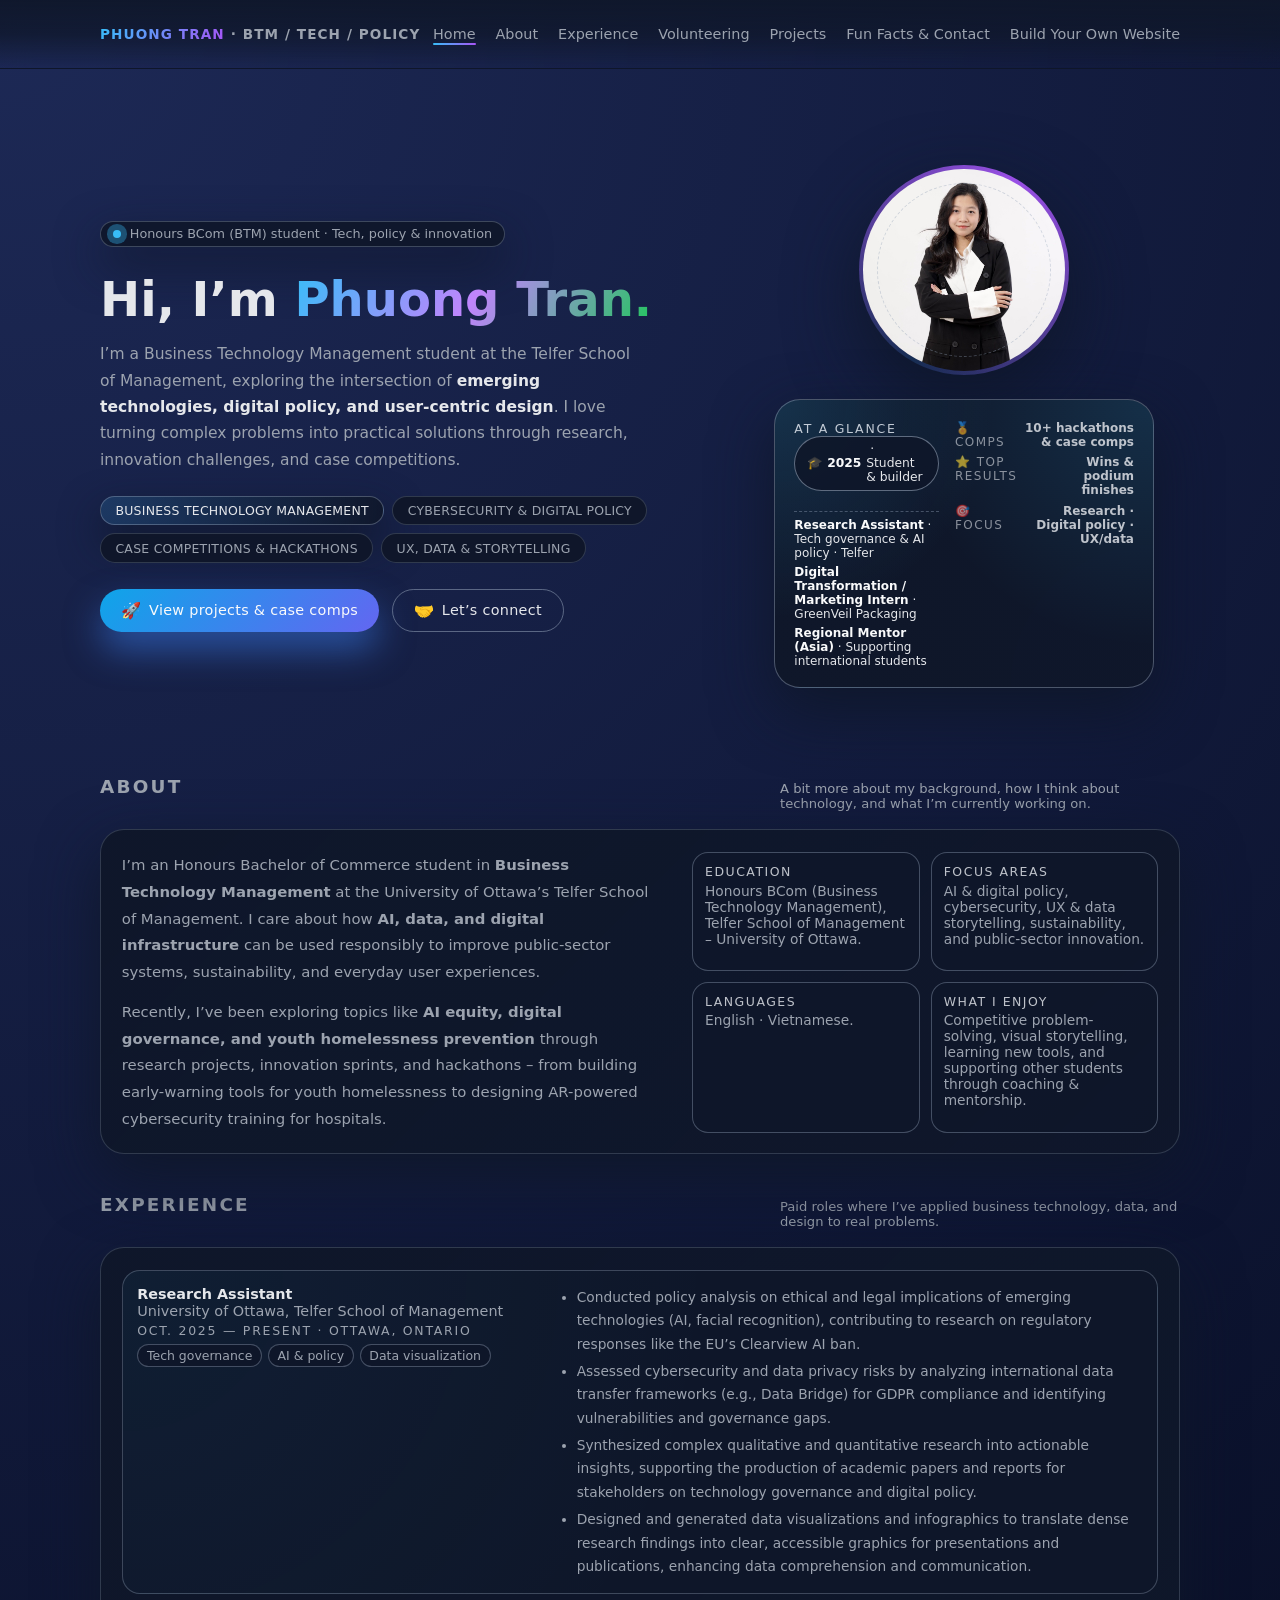
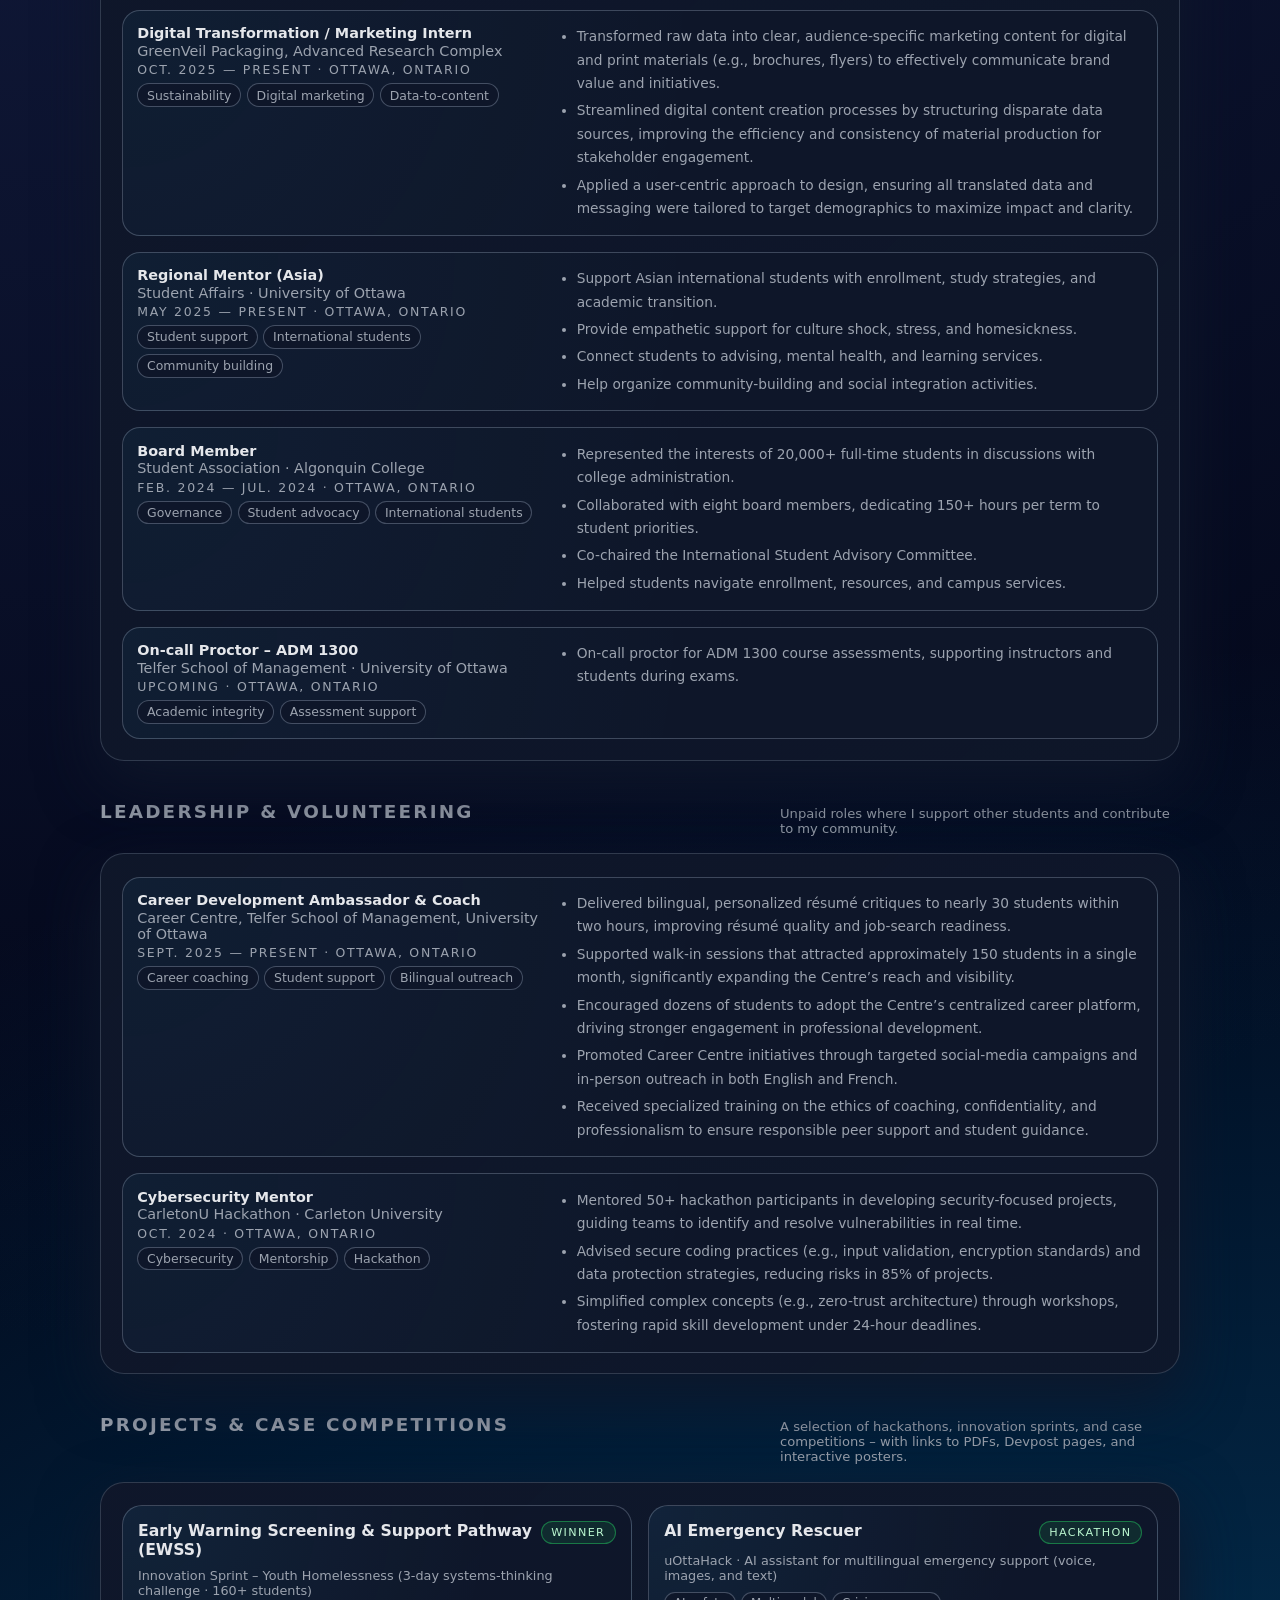
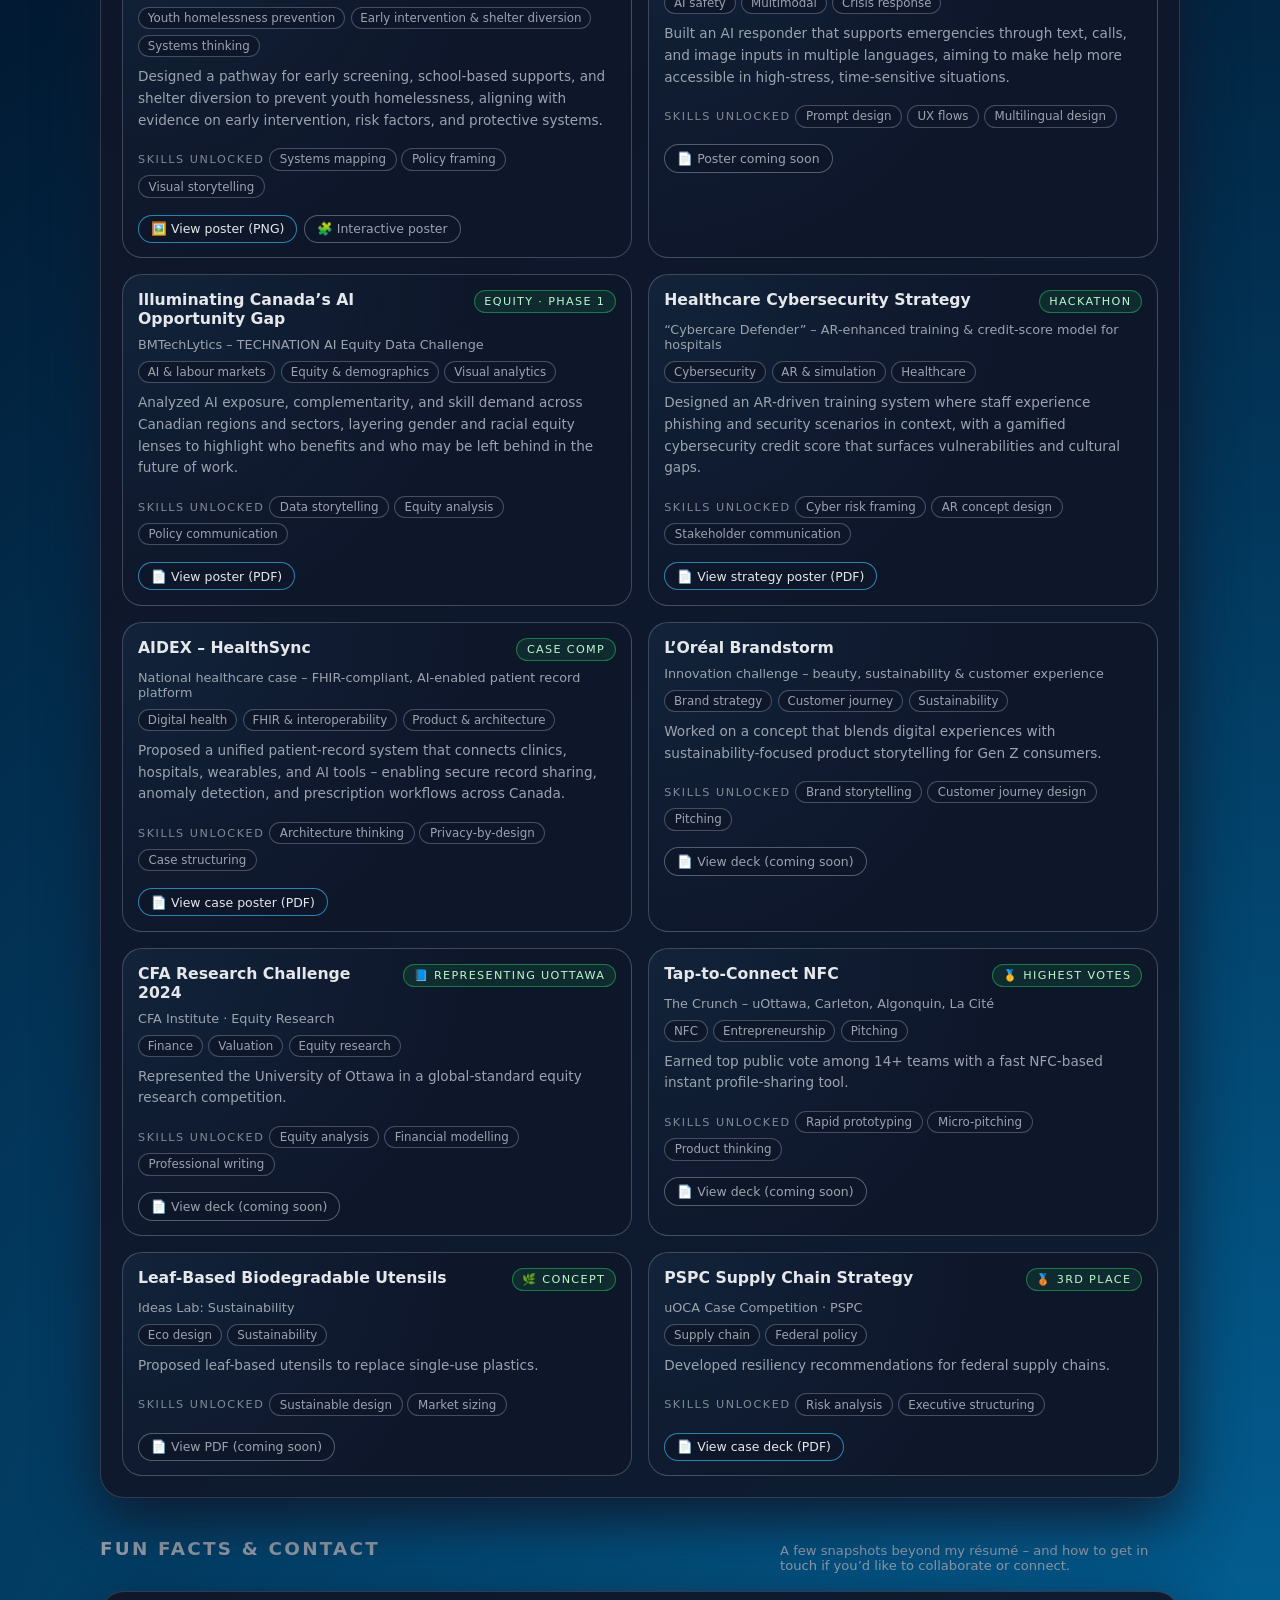
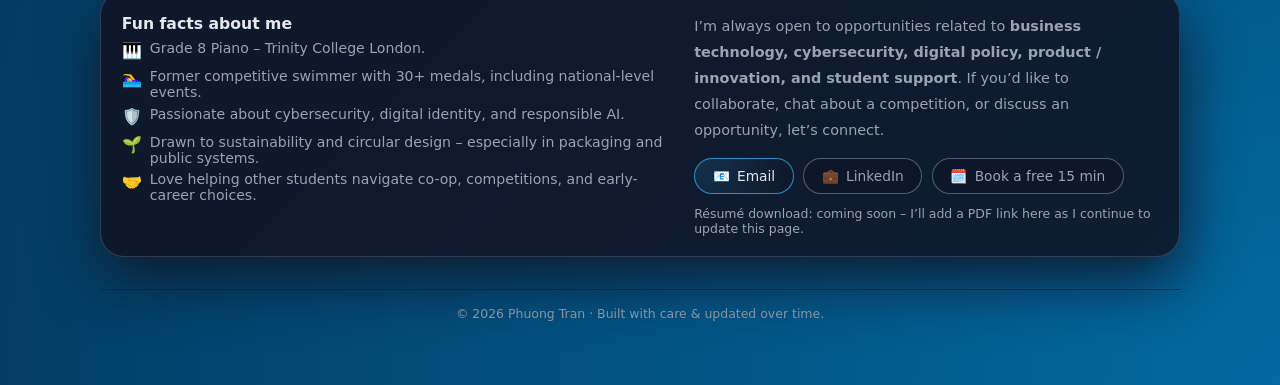
<file: index.html>
<!DOCTYPE html>
<html lang="en">
<head>
  <meta charset="UTF-8" />
  <title>Phuong Tran | Portfolio</title>
  <meta name="viewport" content="width=device-width, initial-scale=1" />
  <meta name="description"
        content="Portfolio of Phuong Tran – Business Technology Management student, researcher, case competition & hackathon participant." />

  <!-- ====== BASE STYLES ====== -->
  <style>
    :root {
      --bg: #020617;
      --bg-alt: #0b1220;
      --bg-soft: #020617;
      --card-bg: #020617;
      --accent: #38bdf8;
      --accent-2: #a855f7;
      --accent-soft: rgba(56, 189, 248, 0.12);
      --accent-soft-2: rgba(168, 85, 247, 0.18);
      --text-main: #e5e7eb;
      --text-muted: #9ca3af;
      --border-subtle: rgba(148, 163, 184, 0.25);
      --shadow-soft: 0 22px 60px rgba(15, 23, 42, 0.95);
      --radius-lg: 24px;
      --radius-pill: 999px;
      --nav-height: 68px;
      --max-width: 1120px;
      --transition-fast: 0.18s ease-out;
      --transition-med: 0.28s cubic-bezier(0.22, 0.61, 0.36, 1);
    }

    * {
      box-sizing: border-box;
      margin: 0;
      padding: 0;
    }

    html {
      scroll-behavior: smooth;
    }

    body {
      min-height: 100vh;
      font-family: system-ui, -apple-system, BlinkMacSystemFont, "SF Pro Text",
        "Segoe UI", sans-serif;
      background:
        radial-gradient(circle at top left, #1d2956 0, transparent 55%),
        radial-gradient(circle at bottom right, #0369a1 0, transparent 55%),
        var(--bg);
      color: var(--text-main);
      -webkit-font-smoothing: antialiased;
    }

    img {
      max-width: 100%;
      display: block;
    }

    a {
      color: inherit;
      text-decoration: none;
    }

    .shell {
      max-width: var(--max-width);
      margin: 0 auto;
      padding: 1.25rem 1.25rem 4rem;
    }

    /* ====== NAVBAR ====== */
    header {
      position: sticky;
      top: 0;
      z-index: 40;
      backdrop-filter: blur(14px);
      background: linear-gradient(
          to bottom,
          rgba(15, 23, 42, 0.94),
          rgba(15, 23, 42, 0.75),
          transparent
        );
      border-bottom: 1px solid rgba(15, 23, 42, 0.8);
    }

    .nav-inner {
      max-width: var(--max-width);
      margin: 0 auto;
      height: var(--nav-height);
      display: flex;
      align-items: center;
      justify-content: space-between;
      padding: 0 1.25rem;
    }

    .logo {
      font-weight: 700;
      letter-spacing: 0.08em;
      text-transform: uppercase;
      font-size: 0.85rem;
      color: var(--text-muted);
    }

    .logo span {
      background: linear-gradient(120deg, var(--accent), var(--accent-2));
      -webkit-background-clip: text;
      background-clip: text;
      color: transparent;
    }

    nav ul {
      display: flex;
      gap: 1.25rem;
      list-style: none;
      font-size: 0.9rem;
      color: var(--text-muted);
    }

    nav a {
      position: relative;
      padding-bottom: 0.2rem;
      cursor: pointer;
      transition: color var(--transition-fast);
    }

    nav a::after {
      content: "";
      position: absolute;
      left: 0;
      bottom: 0;
      width: 0;
      height: 2px;
      border-radius: 999px;
      background: linear-gradient(90deg, var(--accent), var(--accent-2));
      transition: width var(--transition-med);
    }

    nav a:hover,
    nav a:focus-visible {
      color: #f9fafb;
    }

    nav a.is-active::after {
      width: 100%;
    }

    /* ====== HERO ====== */

    .hero {
      padding-top: 2.25rem;
      padding-bottom: 3rem;
    }

    .hero-inner {
      display: grid;
      grid-template-columns: minmax(0, 1.4fr) minmax(0, 1fr);
      gap: 2.75rem;
      align-items: center;
    }

    .hero-tagline {
      display: inline-flex;
      align-items: center;
      gap: 0.55rem;
      padding: 0.28rem 0.75rem;
      border-radius: var(--radius-pill);
      background: rgba(15, 23, 42, 0.9);
      border: 1px solid rgba(148, 163, 184, 0.35);
      box-shadow: 0 18px 45px rgba(15, 23, 42, 0.8);
      font-size: 0.8rem;
      color: var(--text-muted);
      margin-bottom: 1.6rem;
    }

    .hero-tagline-dot {
      width: 8px;
      height: 8px;
      border-radius: 999px;
      background: var(--accent);
      box-shadow: 0 0 0 6px rgba(56, 189, 248, 0.35);
    }

    .hero-title {
      font-size: clamp(2.25rem, 4vw, 3rem);
      line-height: 1.1;
      margin-bottom: 1rem;
    }

    .hero-title span {
      background: linear-gradient(120deg, #38bdf8, #c084fc, #22c55e);
      -webkit-background-clip: text;
      background-clip: text;
      color: transparent;
    }

    .hero-text {
      font-size: 0.97rem;
      line-height: 1.7;
      color: var(--text-muted);
      max-width: 34rem;
      margin-bottom: 1.4rem;
    }

    .hero-text strong {
      color: #e5e7eb;
      font-weight: 600;
    }

    .pill-row {
      display: flex;
      flex-wrap: wrap;
      gap: 0.5rem;
      margin-bottom: 1.6rem;
    }

    .pill {
      padding: 0.4rem 0.9rem;
      border-radius: 999px;
      border: 1px solid rgba(148, 163, 184, 0.42);
      background: radial-gradient(circle at top left, rgba(56, 189, 248, 0.15), rgba(15, 23, 42, 0.9));
      font-size: 0.78rem;
      letter-spacing: 0.02em;
      text-transform: uppercase;
      color: #e5e7eb;
      display: inline-flex;
      align-items: center;
      gap: 0.4rem;
      box-shadow: 0 18px 40px rgba(15, 23, 42, 0.95);
    }

    .pill-alt {
      border-color: rgba(148, 163, 184, 0.25);
      background: rgba(15, 23, 42, 0.95);
      color: var(--text-muted);
      box-shadow: none;
    }

    .hero-actions {
      display: flex;
      flex-wrap: wrap;
      gap: 0.8rem;
    }

    .btn {
      position: relative;
      border-radius: var(--radius-pill);
      padding: 0.7rem 1.3rem;
      font-size: 0.9rem;
      font-weight: 500;
      letter-spacing: 0.02em;
      display: inline-flex;
      align-items: center;
      gap: 0.5rem;
      border: none;
      cursor: pointer;
      overflow: hidden;
      transform-origin: center;
      transition:
        transform var(--transition-fast),
        box-shadow var(--transition-fast),
        background var(--transition-fast),
        color var(--transition-fast),
        border-color var(--transition-fast);
    }

    .btn-primary {
      background: linear-gradient(135deg, #0ea5e9, #6366f1);
      color: #f9fafb;
      box-shadow: 0 18px 35px rgba(59, 130, 246, 0.5);
    }

    .btn-secondary {
      background: transparent;
      color: var(--text-main);
      border: 1px solid rgba(148, 163, 184, 0.55);
    }

    .btn span.icon {
      font-size: 1rem;
    }

    .btn:hover {
      transform: translateY(-1px) scale(1.02);
      box-shadow: 0 24px 50px rgba(15, 23, 42, 0.9);
    }

    .btn:active {
      transform: translateY(0) scale(0.98);
      box-shadow: 0 14px 24px rgba(15, 23, 42, 0.8);
    }

    .hero-right {
      display: flex;
      flex-direction: column;
      align-items: center;
      gap: 1.5rem;
    }

    .hero-photo-wrap {
      width: 210px;
      height: 210px;
      border-radius: 50%;
      padding: 4px;
      background:
        conic-gradient(from 210deg,
          rgba(56, 189, 248, 0.1),
          rgba(168, 85, 247, 0.9),
          rgba(56, 189, 248, 0.1));
      display: flex;
      align-items: center;
      justify-content: center;
      box-shadow: 0 26px 70px rgba(15, 23, 42, 0.95);
      position: relative;
      isolation: isolate;
    }

    .hero-photo-wrap::after {
      content: "";
      position: absolute;
      inset: 18px;
      border-radius: inherit;
      border: 1px dashed rgba(148, 163, 184, 0.55);
      opacity: 0.7;
      pointer-events: none;
    }

    .hero-photo {
      width: 100%;
      height: 100%;
      border-radius: 50%;
      object-fit: cover;
      background: #0f172a;
    }

    .hero-card {
      width: 100%;
      max-width: 380px;
      border-radius: 26px;
      background: radial-gradient(circle at top left, rgba(56, 189, 248, 0.16), transparent 46%),
        radial-gradient(circle at bottom right, rgba(15, 23, 42, 0.98), rgba(15, 23, 42, 1));
      border: 1px solid rgba(148, 163, 184, 0.45);
      box-shadow: var(--shadow-soft);
      padding: 1.3rem 1.2rem 1.2rem;
      display: grid;
      grid-template-columns: 1.05fr 1.3fr;
      gap: 1rem;
      position: relative;
      overflow: hidden;
    }

    .hero-card::before {
      content: "";
      position: absolute;
      inset: 0;
      background: radial-gradient(circle at top right, rgba(56, 189, 248, 0.25), transparent 52%);
      opacity: 0.6;
      pointer-events: none;
    }

    .hero-card-main {
      position: relative;
      z-index: 1;
      display: flex;
      flex-direction: column;
      justify-content: space-between;
      gap: 0.85rem;
    }

    .hero-card-label {
      font-size: 0.78rem;
      letter-spacing: 0.14em;
      text-transform: uppercase;
      color: rgba(226, 232, 240, 0.85);
    }

    .hero-card-pill {
      display: inline-flex;
      align-items: center;
      justify-content: center;
      align-self: flex-start;
      padding: 0.35rem 0.75rem;
      border-radius: 999px;
      font-size: 0.77rem;
      background: rgba(15, 23, 42, 0.9);
      border: 1px solid rgba(148, 163, 184, 0.6);
      color: #e5e7eb;
      gap: 0.3rem;
    }

    .hero-card-pill strong {
      color: #f9fafb;
    }

    .hero-card-roles {
      margin-top: 0.4rem;
      padding-top: 0.4rem;
      border-top: 1px dashed rgba(148, 163, 184, 0.4);
      font-size: 0.75rem;
      display: flex;
      flex-direction: column;
      gap: 0.3rem;
    }

    .hero-card-roles strong {
      color: #f9fafb;
    }

    .hero-card-metric-col {
      position: relative;
      z-index: 1;
      display: flex;
      flex-direction: column;
      gap: 0.4rem;
      font-size: 0.75rem;
      color: rgba(209, 213, 219, 0.9);
    }

    .hero-metric-row {
      display: flex;
      justify-content: space-between;
      gap: 0.75rem;
      align-items: baseline;
    }

    .hero-metric-label {
      text-transform: uppercase;
      letter-spacing: 0.12em;
      opacity: 0.7;
      display: inline-flex;
      align-items: center;
      gap: 0.25rem;
    }

    .hero-metric-value {
      font-weight: 600;
      text-align: right;
    }

    section {
      margin-top: 2.5rem;
    }

    .section-header {
      display: flex;
      justify-content: space-between;
      align-items: baseline;
      gap: 0.75rem;
      margin-bottom: 1.1rem;
    }

    .section-title {
      font-size: 1.15rem;
      letter-spacing: 0.12em;
      text-transform: uppercase;
      color: var(--text-muted);
    }

    .section-caption {
      font-size: 0.82rem;
      color: var(--text-muted);
      max-width: 25rem;
    }

    .section-body {
      border-radius: var(--radius-lg);
      border: 1px solid var(--border-subtle);
      background: linear-gradient(135deg, rgba(15, 23, 42, 0.98), rgba(15, 23, 42, 0.92));
      box-shadow: var(--shadow-soft);
      padding: 1.4rem 1.3rem 1.3rem;
    }

    /* About */
    .about-layout {
      display: grid;
      grid-template-columns: minmax(0, 1.4fr) minmax(0, 1.2fr);
      gap: 1.65rem;
    }

    .about-text {
      font-size: 0.93rem;
      color: var(--text-muted);
      line-height: 1.8;
    }

    .about-text p + p {
      margin-top: 0.8rem;
    }

    .about-list {
      display: grid;
      grid-template-columns: repeat(2, minmax(0, 1fr));
      gap: 0.7rem;
      font-size: 0.84rem;
      color: var(--text-muted);
    }

    .about-item {
      padding: 0.7rem 0.75rem;
      border-radius: 16px;
      border: 1px solid rgba(148, 163, 184, 0.4);
      background: rgba(15, 23, 42, 0.98);
    }

    .about-item-title {
      font-size: 0.78rem;
      letter-spacing: 0.12em;
      text-transform: uppercase;
      color: rgba(209, 213, 219, 0.9);
      margin-bottom: 0.2rem;
    }

    .about-item p {
      font-size: 0.86rem;
      color: var(--text-muted);
    }

    /* Experience + Volunteering shared */
    .timeline {
      display: grid;
      gap: 1rem;
      font-size: 0.9rem;
    }

    .timeline-item {
      display: grid;
      grid-template-columns: minmax(0, 1.4fr) minmax(0, 2fr);
      gap: 1rem;
      padding: 0.9rem 0.9rem;
      border-radius: 18px;
      border: 1px solid rgba(148, 163, 184, 0.35);
      background: radial-gradient(circle at top left, rgba(56, 189, 248, 0.05), transparent 55%),
        rgba(15, 23, 42, 0.96);
      position: relative;
      overflow: hidden;
      transition:
        border-color var(--transition-fast),
        transform var(--transition-fast),
        box-shadow var(--transition-fast),
        background var(--transition-fast);
    }

    .timeline-item:hover {
      border-color: rgba(56, 189, 248, 0.65);
      background: radial-gradient(circle at top left, rgba(56, 189, 248, 0.12), transparent 55%),
        rgba(15, 23, 42, 0.98);
      transform: translateY(-2px);
      box-shadow: 0 18px 36px rgba(15, 23, 42, 0.9);
    }

    .timeline-role {
      font-weight: 600;
      color: #e5e7eb;
      margin-bottom: 0.1rem;
    }

    .timeline-org {
      font-size: 0.9rem;
      color: var(--text-muted);
      margin-bottom: 0.2rem;
    }

    .timeline-meta {
      font-size: 0.78rem;
      color: var(--text-muted);
      text-transform: uppercase;
      letter-spacing: 0.14em;
    }

    .timeline-tags {
      display: flex;
      flex-wrap: wrap;
      gap: 0.35rem;
      margin-top: 0.4rem;
      font-size: 0.78rem;
    }

    .timeline-tag {
      padding: 0.2rem 0.55rem;
      border-radius: 999px;
      background: rgba(15, 23, 42, 0.9);
      border: 1px solid rgba(148, 163, 184, 0.4);
      color: var(--text-muted);
    }

    .timeline-body {
      font-size: 0.86rem;
      color: var(--text-muted);
      line-height: 1.7;
    }

    .timeline-body ul {
      padding-left: 1rem;
      margin: 0;
    }

    .timeline-body li + li {
      margin-top: 0.25rem;
    }

    /* Projects */
    .project-grid {
      display: grid;
      grid-template-columns: repeat(2, minmax(0, 1fr));
      gap: 1rem;
    }

    .project-card {
      position: relative;
      border-radius: 20px;
      border: 1px solid rgba(148, 163, 184, 0.35);
      background: radial-gradient(circle at top left, rgba(56, 189, 248, 0.08), transparent 60%),
        rgba(15, 23, 42, 0.98);
      padding: 0.95rem 0.95rem 0.9rem;
      display: flex;
      flex-direction: column;
      gap: 0.55rem;
      cursor: pointer;
      transition:
        box-shadow var(--transition-med),
        transform var(--transition-med),
        border-color var(--transition-med),
        background var(--transition-med);
      overflow: hidden;
    }

    .project-card:hover {
      box-shadow: 0 18px 45px rgba(15, 23, 42, 0.95);
      transform: translateY(-3px);
      border-color: rgba(56, 189, 248, 0.8);
      background: radial-gradient(circle at top left, rgba(56, 189, 248, 0.16), transparent 60%),
        rgba(15, 23, 42, 0.98);
    }

    .project-title-row {
      display: flex;
      justify-content: space-between;
      align-items: baseline;
      gap: 0.5rem;
    }

    .project-name {
      font-size: 0.98rem;
      font-weight: 600;
    }

    .project-badge {
      font-size: 0.7rem;
      text-transform: uppercase;
      letter-spacing: 0.12em;
      padding: 0.25rem 0.6rem;
      border-radius: 999px;
      background: rgba(34, 197, 94, 0.12);
      border: 1px solid rgba(34, 197, 94, 0.5);
      color: #bbf7d0;
      white-space: nowrap;
    }

    .project-meta {
      font-size: 0.8rem;
      color: var(--text-muted);
    }

    .project-tags {
      display: flex;
      flex-wrap: wrap;
      gap: 0.35rem;
      font-size: 0.74rem;
    }

    .project-tag {
      padding: 0.2rem 0.55rem;
      border-radius: 999px;
      background: rgba(15, 23, 42, 0.9);
      border: 1px solid rgba(148, 163, 184, 0.4);
      color: var(--text-muted);
    }

    .project-summary {
      font-size: 0.85rem;
      color: var(--text-muted);
      line-height: 1.6;
    }

    .project-extra {
      margin-top: 0.35rem;
      display: none;
      font-size: 0.83rem;
      color: var(--text-muted);
      line-height: 1.6;
    }

    .project-card.is-open .project-extra {
      display: block;
    }

    .project-actions {
      margin-top: 0.5rem;
      display: flex;
      flex-wrap: wrap;
      gap: 0.4rem;
      font-size: 0.78rem;
    }

    .chip {
      display: inline-flex;
      align-items: center;
      gap: 0.25rem;
      padding: 0.35rem 0.75rem;
      border-radius: 999px;
      border: 1px solid rgba(148, 163, 184, 0.5);
      background: rgba(15, 23, 42, 0.96);
      color: var(--text-muted);
      cursor: pointer;
      transition:
        background var(--transition-fast),
        border-color var(--transition-fast),
        color var(--transition-fast),
        transform var(--transition-fast);
    }

    .chip:hover {
      border-color: var(--accent);
      color: #e5e7eb;
      transform: translateY(-1px);
    }

    .chip-primary {
      border-color: rgba(56, 189, 248, 0.65);
      background: rgba(15, 23, 42, 0.96);
      color: #e5e7eb;
    }

    .project-skills {
      margin-top: 0.5rem;
      font-size: 0.78rem;
      color: var(--text-muted);
      display: flex;
      flex-wrap: wrap;
      gap: 0.3rem;
      align-items: center;
    }

    .project-skills-label {
      text-transform: uppercase;
      letter-spacing: 0.14em;
      font-size: 0.7rem;
      opacity: 0.8;
    }

    .project-skill-pill {
      padding: 0.2rem 0.6rem;
      border-radius: 999px;
      border: 1px solid rgba(148, 163, 184, 0.4);
      background: rgba(15, 23, 42, 0.95);
      font-size: 0.74rem;
    }

    /* Fun facts & contact */

    .fun-contact-grid {
      display: grid;
      grid-template-columns: minmax(0, 1.3fr) minmax(0, 1.1fr);
      gap: 1.5rem;
      font-size: 0.9rem;
      color: var(--text-muted);
    }

    .fun-facts-heading {
      font-size: 0.98rem;
      margin-bottom: 0.4rem;
      color: #e5e7eb;
    }

    .fun-facts-list {
      list-style: none;
      padding-left: 0;
      margin-top: 0.45rem;
    }

    .fun-facts-list li {
      display: flex;
      gap: 0.5rem;
      margin-bottom: 0.35rem;
      align-items: flex-start;
      font-size: 0.88rem;
    }

    .fun-facts-icon {
      font-size: 1rem;
      line-height: 1.4;
    }

    .contact-intro {
      font-size: 0.9rem;
      line-height: 1.8;
      color: var(--text-muted);
      margin-bottom: 0.9rem;
    }

    .contact-button-row {
      display: flex;
      flex-wrap: wrap;
      gap: 0.6rem;
    }

    .contact-button {
      display: inline-flex;
      align-items: center;
      gap: 0.45rem;
      padding: 0.55rem 1.1rem;
      border-radius: var(--radius-pill);
      border: 1px solid rgba(148, 163, 184, 0.5);
      background: rgba(15, 23, 42, 0.98);
      font-size: 0.86rem;
      cursor: pointer;
      transition:
        background var(--transition-fast),
        border-color var(--transition-fast),
        color var(--transition-fast),
        transform var(--transition-fast);
    }

    .contact-button.primary {
      border-color: rgba(56, 189, 248, 0.7);
      background: radial-gradient(circle at top left, rgba(56, 189, 248, 0.15), rgba(15, 23, 42, 0.98));
      color: #e5e7eb;
    }

    .contact-button:hover {
      border-color: var(--accent);
      transform: translateY(-1px);
      color: #e5e7eb;
    }

    .contact-note {
      font-size: 0.78rem;
      color: var(--text-muted);
      margin-top: 0.75rem;
    }

    footer {
      margin-top: 2rem;
      padding-top: 1rem;
      font-size: 0.78rem;
      color: var(--text-muted);
      border-top: 1px solid rgba(30, 41, 59, 0.9);
      text-align: center;
    }

    .reveal {
      opacity: 0;
      transform: translateY(14px);
      transition:
        opacity 0.45s ease-out,
        transform 0.45s ease-out;
    }

    .reveal.visible {
      opacity: 1;
      transform: translateY(0);
    }

    @media (max-width: 900px) {
      .hero-inner {
        grid-template-columns: minmax(0, 1fr);
        gap: 2rem;
      }
      .hero {
        padding-top: 1.8rem;
      }
      .hero-right {
        order: -1;
      }
      .hero-card {
        max-width: 100%;
      }
      .about-layout,
      .fun-contact-grid,
      .timeline-item {
        grid-template-columns: minmax(0, 1fr);
      }
      .project-grid {
        grid-template-columns: minmax(0, 1fr);
      }
    }

    @media (max-width: 640px) {
      .nav-inner {
        padding-inline: 1rem;
      }
      .shell {
        padding-inline: 1rem;
      }
      nav ul {
        gap: 0.9rem;
        font-size: 0.78rem;
      }
      .hero-title {
        font-size: 2.1rem;
      }
      .section-body {
        padding: 1.1rem 1rem 1.1rem;
      }
    }
  </style>
</head>

<body>
<header>
  <div class="nav-inner">
    <div class="logo">
      <span>Phuong Tran</span> · BTM / Tech / Policy
    </div>
    <nav aria-label="Main navigation">
      <ul>
        <li><a href="#top" class="nav-link is-active">Home</a></li>
        <li><a href="#about" class="nav-link">About</a></li>
        <li><a href="#experience" class="nav-link">Experience</a></li>
        <li><a href="#volunteering" class="nav-link">Volunteering</a></li>
        <li><a href="#projects" class="nav-link">Projects</a></li>
        <li><a href="#contact" class="nav-link">Fun Facts &amp; Contact</a></li>
        <li><a href="website-request.html" class="nav-link">Build Your Own Website</a></li>
      </ul>
    </nav>
  </div>
</header>

<div class="shell">
  <!-- ====== HERO ====== -->
  <section id="top" class="hero">
    <div class="hero-inner reveal">
      <div class="hero-left">
        <div class="hero-tagline">
          <span class="hero-tagline-dot"></span>
          Honours BCom (BTM) student · Tech, policy &amp; innovation
        </div>

        <h1 class="hero-title">
          Hi, I’m <span>Phuong Tran.</span>
        </h1>

        <p class="hero-text">
          I’m a Business Technology Management student at the Telfer School of Management,
          exploring the intersection of <strong>emerging technologies, digital policy, and user-centric design</strong>.
          I love turning complex problems into practical solutions through research, innovation challenges,
          and case competitions.
        </p>

        <div class="pill-row">
          <div class="pill">Business Technology Management</div>
          <div class="pill pill-alt">Cybersecurity &amp; Digital Policy</div>
          <div class="pill pill-alt">Case Competitions &amp; Hackathons</div>
          <div class="pill pill-alt">UX, Data &amp; Storytelling</div>
        </div>

        <div class="hero-actions">
          <a href="#projects" class="btn btn-primary">
            <span class="icon">🚀</span>
            <span>View projects &amp; case comps</span>
          </a>
          <a href="#contact" class="btn btn-secondary">
            <span class="icon">🤝</span>
            <span>Let’s connect</span>
          </a>
        </div>
      </div>

      <div class="hero-right">
        <div class="hero-photo-wrap">
          <img src="profile.jpg" alt="Portrait of Phuong Tran" class="hero-photo" />
        </div>

        <aside class="hero-card" aria-label="Snapshot of highlights">
          <div class="hero-card-main">
            <div>
              <div class="hero-card-label">At a glance</div>
              <div class="hero-card-pill">
                <span>🎓</span>
                <strong>2025</strong>&nbsp;· Student &amp; builder
              </div>
            </div>
            <div class="hero-card-roles">
              <div><strong>Research Assistant</strong> · Tech governance &amp; AI policy · Telfer</div>
              <div><strong>Digital Transformation / Marketing Intern</strong> · GreenVeil Packaging</div>
              <div><strong>Regional Mentor (Asia)</strong> · Supporting international students</div>
            </div>
          </div>

          <div class="hero-card-metric-col">
            <div class="hero-metric-row">
              <div class="hero-metric-label">🏅 Comps</div>
              <div class="hero-metric-value">10+ hackathons &amp; case comps</div>
            </div>
            <div class="hero-metric-row">
              <div class="hero-metric-label">⭐ Top results</div>
              <div class="hero-metric-value">Wins &amp; podium finishes</div>
            </div>
            <div class="hero-metric-row">
              <div class="hero-metric-label">🎯 Focus</div>
              <div class="hero-metric-value">Research · Digital policy · UX/data</div>
            </div>
          </div>
        </aside>
      </div>
    </div>
  </section>

  <!-- ====== ABOUT ====== -->
  <section id="about">
    <div class="section-header">
      <h2 class="section-title">About</h2>
      <p class="section-caption">
        A bit more about my background, how I think about technology, and what I’m currently working on.
      </p>
    </div>

    <div class="section-body reveal">
      <div class="about-layout">
        <div class="about-text">
          <p>
            I’m an Honours Bachelor of Commerce student in <strong>Business Technology Management</strong>
            at the University of Ottawa’s Telfer School of Management.
            I care about how <strong>AI, data, and digital infrastructure</strong> can be used responsibly
            to improve public-sector systems, sustainability, and everyday user experiences.
          </p>
          <p>
            Recently, I’ve been exploring topics like <strong>AI equity, digital governance, and youth homelessness prevention</strong> through
            research projects, innovation sprints, and hackathons – from building early-warning tools for
            youth homelessness to designing AR-powered cybersecurity training for hospitals.
          </p>
        </div>

        <div class="about-list">
          <div class="about-item">
            <div class="about-item-title">Education</div>
            <p>
              Honours BCom (Business Technology Management),
              Telfer School of Management – University of Ottawa.
            </p>
          </div>
          <div class="about-item">
            <div class="about-item-title">Focus Areas</div>
            <p>
              AI &amp; digital policy, cybersecurity, UX &amp; data storytelling, sustainability,
              and public-sector innovation.
            </p>
          </div>
          <div class="about-item">
            <div class="about-item-title">Languages</div>
            <p>English · Vietnamese.</p>
          </div>
          <div class="about-item">
            <div class="about-item-title">What I enjoy</div>
            <p>
              Competitive problem-solving, visual storytelling, learning new tools,
              and supporting other students through coaching &amp; mentorship.
            </p>
          </div>
        </div>
      </div>
    </div>
  </section>

  <!-- ====== EXPERIENCE (PAID ROLES) ====== -->
  <section id="experience">
    <div class="section-header">
      <h2 class="section-title">Experience</h2>
      <p class="section-caption">
        Paid roles where I’ve applied business technology, data, and design to real problems.
      </p>
    </div>

    <div class="section-body reveal">
      <div class="timeline">

        <!-- Research Assistant -->
        <article class="timeline-item">
          <div>
            <div class="timeline-role">Research Assistant</div>
            <div class="timeline-org">University of Ottawa, Telfer School of Management</div>
            <div class="timeline-meta">Oct. 2025 — Present · Ottawa, Ontario</div>
            <div class="timeline-tags">
              <span class="timeline-tag">Tech governance</span>
              <span class="timeline-tag">AI &amp; policy</span>
              <span class="timeline-tag">Data visualization</span>
            </div>
          </div>
          <div class="timeline-body">
            <ul>
              <li>Conducted policy analysis on ethical and legal implications of emerging technologies (AI, facial recognition), contributing to research on regulatory responses like the EU’s Clearview AI ban.</li>
              <li>Assessed cybersecurity and data privacy risks by analyzing international data transfer frameworks (e.g., Data Bridge) for GDPR compliance and identifying vulnerabilities and governance gaps.</li>
              <li>Synthesized complex qualitative and quantitative research into actionable insights, supporting the production of academic papers and reports for stakeholders on technology governance and digital policy.</li>
              <li>Designed and generated data visualizations and infographics to translate dense research findings into clear, accessible graphics for presentations and publications, enhancing data comprehension and communication.</li>
            </ul>
          </div>
        </article>

        <!-- Digital Transformation / Marketing Intern -->
        <article class="timeline-item">
          <div>
            <div class="timeline-role">Digital Transformation / Marketing Intern</div>
            <div class="timeline-org">GreenVeil Packaging, Advanced Research Complex</div>
            <div class="timeline-meta">Oct. 2025 — Present · Ottawa, Ontario</div>
            <div class="timeline-tags">
              <span class="timeline-tag">Sustainability</span>
              <span class="timeline-tag">Digital marketing</span>
              <span class="timeline-tag">Data-to-content</span>
            </div>
          </div>
          <div class="timeline-body">
            <ul>
              <li>Transformed raw data into clear, audience-specific marketing content for digital and print materials (e.g., brochures, flyers) to effectively communicate brand value and initiatives.</li>
              <li>Streamlined digital content creation processes by structuring disparate data sources, improving the efficiency and consistency of material production for stakeholder engagement.</li>
              <li>Applied a user-centric approach to design, ensuring all translated data and messaging were tailored to target demographics to maximize impact and clarity.</li>
            </ul>
          </div>
        </article>

        <!-- Regional Mentor – University of Ottawa -->
        <article class="timeline-item">
          <div>
            <div class="timeline-role">Regional Mentor (Asia)</div>
            <div class="timeline-org">Student Affairs · University of Ottawa</div>
            <div class="timeline-meta">May 2025 — Present · Ottawa, Ontario</div>
            <div class="timeline-tags">
              <span class="timeline-tag">Student support</span>
              <span class="timeline-tag">International students</span>
              <span class="timeline-tag">Community building</span>
            </div>
          </div>
          <div class="timeline-body">
            <ul>
              <li>Support Asian international students with enrollment, study strategies, and academic transition.</li>
              <li>Provide empathetic support for culture shock, stress, and homesickness.</li>
              <li>Connect students to advising, mental health, and learning services.</li>
              <li>Help organize community-building and social integration activities.</li>
            </ul>
          </div>
        </article>

        <!-- Board Member – Algonquin College -->
        <article class="timeline-item">
          <div>
            <div class="timeline-role">Board Member</div>
            <div class="timeline-org">Student Association · Algonquin College</div>
            <div class="timeline-meta">Feb. 2024 — Jul. 2024 · Ottawa, Ontario</div>
            <div class="timeline-tags">
              <span class="timeline-tag">Governance</span>
              <span class="timeline-tag">Student advocacy</span>
              <span class="timeline-tag">International students</span>
            </div>
          </div>
          <div class="timeline-body">
            <ul>
              <li>Represented the interests of 20,000+ full-time students in discussions with college administration.</li>
              <li>Collaborated with eight board members, dedicating 150+ hours per term to student priorities.</li>
              <li>Co-chaired the International Student Advisory Committee.</li>
              <li>Helped students navigate enrollment, resources, and campus services.</li>
            </ul>
          </div>
        </article>

        <!-- On-call Proctor – ADM 1300 -->
        <article class="timeline-item">
          <div>
            <div class="timeline-role">On-call Proctor – ADM 1300</div>
            <div class="timeline-org">Telfer School of Management · University of Ottawa</div>
            <div class="timeline-meta">Upcoming · Ottawa, Ontario</div>
            <div class="timeline-tags">
              <span class="timeline-tag">Academic integrity</span>
              <span class="timeline-tag">Assessment support</span>
            </div>
          </div>
          <div class="timeline-body">
            <ul>
              <li>On-call proctor for ADM 1300 course assessments, supporting instructors and students during exams.</li>
            </ul>
          </div>
        </article>

      </div>
    </div>
  </section>

  <!-- ====== LEADERSHIP & VOLUNTEERING ====== -->
  <section id="volunteering">
    <div class="section-header">
      <h2 class="section-title">Leadership &amp; Volunteering</h2>
      <p class="section-caption">
        Unpaid roles where I support other students and contribute to my community.
      </p>
    </div>

    <div class="section-body reveal">
      <div class="timeline">

        <!-- Career Development Ambassador & Coach -->
        <article class="timeline-item">
          <div>
            <div class="timeline-role">Career Development Ambassador &amp; Coach</div>
            <div class="timeline-org">Career Centre, Telfer School of Management, University of Ottawa</div>
            <div class="timeline-meta">Sept. 2025 — Present · Ottawa, Ontario</div>
            <div class="timeline-tags">
              <span class="timeline-tag">Career coaching</span>
              <span class="timeline-tag">Student support</span>
              <span class="timeline-tag">Bilingual outreach</span>
            </div>
          </div>
          <div class="timeline-body">
            <ul>
              <li>Delivered bilingual, personalized résumé critiques to nearly 30 students within two hours, improving résumé quality and job-search readiness.</li>
              <li>Supported walk-in sessions that attracted approximately 150 students in a single month, significantly expanding the Centre’s reach and visibility.</li>
              <li>Encouraged dozens of students to adopt the Centre’s centralized career platform, driving stronger engagement in professional development.</li>
              <li>Promoted Career Centre initiatives through targeted social-media campaigns and in-person outreach in both English and French.</li>
              <li>Received specialized training on the ethics of coaching, confidentiality, and professionalism to ensure responsible peer support and student guidance.</li>
            </ul>
          </div>
        </article>

        <!-- Cybersecurity Mentor -->
        <article class="timeline-item">
          <div>
            <div class="timeline-role">Cybersecurity Mentor</div>
            <div class="timeline-org">CarletonU Hackathon · Carleton University</div>
            <div class="timeline-meta">Oct. 2024 · Ottawa, Ontario</div>
            <div class="timeline-tags">
              <span class="timeline-tag">Cybersecurity</span>
              <span class="timeline-tag">Mentorship</span>
              <span class="timeline-tag">Hackathon</span>
            </div>
          </div>
          <div class="timeline-body">
            <ul>
              <li>Mentored 50+ hackathon participants in developing security-focused projects, guiding teams to identify and resolve vulnerabilities in real time.</li>
              <li>Advised secure coding practices (e.g., input validation, encryption standards) and data protection strategies, reducing risks in 85% of projects.</li>
              <li>Simplified complex concepts (e.g., zero-trust architecture) through workshops, fostering rapid skill development under 24-hour deadlines.</li>
            </ul>
          </div>
        </article>

      </div>
    </div>
  </section>

  <!-- ====== PROJECTS ====== -->
  <section id="projects">
    <div class="section-header">
      <h2 class="section-title">Projects &amp; Case Competitions</h2>
      <p class="section-caption">
        A selection of hackathons, innovation sprints, and case competitions – with links to PDFs, Devpost pages, and interactive posters.
      </p>
    </div>

    <div class="section-body reveal">
      <div class="project-grid">

        <!-- Youth Homelessness Early Warning & Shelter Diversion -->
        <article class="project-card" data-expand-on-click>
          <div class="project-title-row">
            <h3 class="project-name">Early Warning Screening &amp; Support Pathway (EWSS)</h3>
            <span class="project-badge">Winner</span>
          </div>
          <div class="project-meta">
            Innovation Sprint – Youth Homelessness (3-day systems-thinking challenge · 160+ students)
          </div>
          <div class="project-tags">
            <span class="project-tag">Youth homelessness prevention</span>
            <span class="project-tag">Early intervention &amp; shelter diversion</span>
            <span class="project-tag">Systems thinking</span>
          </div>
          <p class="project-summary">
            Designed a pathway for early screening, school-based supports, and shelter diversion to prevent youth homelessness,
            aligning with evidence on early intervention, risk factors, and protective systems.
          </p>
          <div class="project-extra">
            <p>
              I led the <strong>visual design and interactive poster</strong>, synthesizing research on systems thinking, risk factors,
              and prevention levers into an accessible, clickable journey for educators and service providers.
            </p>
          </div>
          <div class="project-skills">
            <span class="project-skills-label">Skills unlocked</span>
            <span class="project-skill-pill">Systems mapping</span>
            <span class="project-skill-pill">Policy framing</span>
            <span class="project-skill-pill">Visual storytelling</span>
          </div>
          <div class="project-actions">
            <a class="chip chip-primary" href="YouthHomelessnessPOSTER.png" target="_blank">
              🖼️ View poster (PNG)
            </a>
            <a class="chip" href="https://phuong24-tran.github.io/homelessness-sprint-interactive-poster/" target="_blank" rel="noopener">
              🧩 Interactive poster
            </a>
          </div>
        </article>

        <!-- uOttaHack – AI Emergency Rescuer -->
        <article class="project-card" data-expand-on-click>
          <div class="project-title-row">
            <h3 class="project-name">AI Emergency Rescuer</h3>
            <span class="project-badge">Hackathon</span>
          </div>
          <div class="project-meta">
            uOttaHack · AI assistant for multilingual emergency support (voice, images, and text)
          </div>
          <div class="project-tags">
            <span class="project-tag">AI safety</span>
            <span class="project-tag">Multimodal</span>
            <span class="project-tag">Crisis response</span>
          </div>
          <p class="project-summary">
            Built an AI responder that supports emergencies through text, calls, and image inputs in multiple languages, aiming
            to make help more accessible in high-stress, time-sensitive situations.
          </p>
          <div class="project-extra">
            <p>
              I contributed to <strong>interaction design and prompt flows</strong>, ensuring the system can triage inputs quickly and
              safely route users toward appropriate instructions or escalation paths.
            </p>
          </div>
          <div class="project-skills">
            <span class="project-skills-label">Skills unlocked</span>
            <span class="project-skill-pill">Prompt design</span>
            <span class="project-skill-pill">UX flows</span>
            <span class="project-skill-pill">Multilingual design</span>
          </div>
          <div class="project-actions">
            <span class="chip">📄 Poster coming soon</span>
          </div>
        </article>

        <!-- BMTechLytics – AI & Future of Work equity poster -->
        <article class="project-card" data-expand-on-click>
          <div class="project-title-row">
            <h3 class="project-name">Illuminating Canada’s AI Opportunity Gap</h3>
            <span class="project-badge">Equity · Phase 1</span>
          </div>
          <div class="project-meta">
            BMTechLytics – TECHNATION AI Equity Data Challenge
          </div>
          <div class="project-tags">
            <span class="project-tag">AI &amp; labour markets</span>
            <span class="project-tag">Equity &amp; demographics</span>
            <span class="project-tag">Visual analytics</span>
          </div>
          <p class="project-summary">
            Analyzed AI exposure, complementarity, and skill demand across Canadian regions and sectors, layering gender and
            racial equity lenses to highlight who benefits and who may be left behind in the future of work.
          </p>
          <div class="project-extra">
            <p>
              I led the <strong>poster design and narrative</strong>, combining StatCan indices, COPS projections, and skills data into
              a single visual story for policymakers and public-sector leaders.
            </p>
          </div>
          <div class="project-skills">
            <span class="project-skills-label">Skills unlocked</span>
            <span class="project-skill-pill">Data storytelling</span>
            <span class="project-skill-pill">Equity analysis</span>
            <span class="project-skill-pill">Policy communication</span>
          </div>
          <div class="project-actions">
            <a class="chip chip-primary" href="BMTechlytics_Phase1 (1).pdf" target="_blank">
              📄 View poster (PDF)
            </a>
          </div>
        </article>

        <!-- Healthcare Cybersecurity Strategy -->
        <article class="project-card" data-expand-on-click>
          <div class="project-title-row">
            <h3 class="project-name">Healthcare Cybersecurity Strategy</h3>
            <span class="project-badge">Hackathon</span>
          </div>
          <div class="project-meta">
            “Cybercare Defender” – AR-enhanced training &amp; credit-score model for hospitals
          </div>
          <div class="project-tags">
            <span class="project-tag">Cybersecurity</span>
            <span class="project-tag">AR &amp; simulation</span>
            <span class="project-tag">Healthcare</span>
          </div>
          <p class="project-summary">
            Designed an AR-driven training system where staff experience phishing and security scenarios in context, with a
            gamified cybersecurity credit score that surfaces vulnerabilities and cultural gaps.
          </p>
          <div class="project-extra">
            <p>
              I worked on <strong>system framing, impact visuals, and risk communication</strong>, connecting human-factor issues
              (like phishing susceptibility and downtime) with practical AR workflows for teams.
            </p>
          </div>
          <div class="project-skills">
            <span class="project-skills-label">Skills unlocked</span>
            <span class="project-skill-pill">Cyber risk framing</span>
            <span class="project-skill-pill">AR concept design</span>
            <span class="project-skill-pill">Stakeholder communication</span>
          </div>
          <div class="project-actions">
            <a class="chip chip-primary" href="Healthcare Cybersecurity Strategy (2).pdf" target="_blank">
              📄 View strategy poster (PDF)
            </a>
          </div>
        </article>

        <!-- AIDEX – HealthSync (PSPC / healthcare case) -->
        <article class="project-card" data-expand-on-click>
          <div class="project-title-row">
            <h3 class="project-name">AIDEX – HealthSync</h3>
            <span class="project-badge">Case Comp</span>
          </div>
          <div class="project-meta">
            National healthcare case – FHIR-compliant, AI-enabled patient record platform
          </div>
          <div class="project-tags">
            <span class="project-tag">Digital health</span>
            <span class="project-tag">FHIR &amp; interoperability</span>
            <span class="project-tag">Product &amp; architecture</span>
          </div>
          <p class="project-summary">
            Proposed a unified patient-record system that connects clinics, hospitals, wearables, and AI tools – enabling secure
            record sharing, anomaly detection, and prescription workflows across Canada.
          </p>
          <div class="project-extra">
            <p>
              Contributed to <strong>journey mapping, feature design, and tech stack framing</strong>, with emphasis on privacy,
              PIPEDA compliance, and practical pathways for government adoption.
            </p>
          </div>
          <div class="project-skills">
            <span class="project-skills-label">Skills unlocked</span>
            <span class="project-skill-pill">Architecture thinking</span>
            <span class="project-skill-pill">Privacy-by-design</span>
            <span class="project-skill-pill">Case structuring</span>
          </div>
          <div class="project-actions">
            <a class="chip chip-primary" href="AidEx - HealthSync_v1 (1).pdf" target="_blank">
              📄 View case poster (PDF)
            </a>
          </div>
        </article>

        <!-- L’Oréal Brandstorm -->
        <article class="project-card" data-expand-on-click>
          <div class="project-title-row">
            <h3 class="project-name">L’Oréal Brandstorm</h3>
          </div>
          <div class="project-meta">
            Innovation challenge – beauty, sustainability &amp; customer experience
          </div>
          <div class="project-tags">
            <span class="project-tag">Brand strategy</span>
            <span class="project-tag">Customer journey</span>
            <span class="project-tag">Sustainability</span>
          </div>
          <p class="project-summary">
            Worked on a concept that blends digital experiences with sustainability-focused product storytelling for Gen Z
            consumers.
          </p>
          <div class="project-extra">
            <p>
              Focused on <strong>user journey mapping and pitch visuals</strong>, ensuring the narrative is both aspirational and
              grounded in feasible activation steps.
            </p>
          </div>
          <div class="project-skills">
            <span class="project-skills-label">Skills unlocked</span>
            <span class="project-skill-pill">Brand storytelling</span>
            <span class="project-skill-pill">Customer journey design</span>
            <span class="project-skill-pill">Pitching</span>
          </div>
          <div class="project-actions">
            <span class="chip">📄 View deck (coming soon)</span>
          </div>
        </article>

        <!-- CFA Research Challenge -->
        <article class="project-card" data-expand-on-click>
          <div class="project-title-row">
            <h3 class="project-name">CFA Research Challenge 2024</h3>
            <span class="project-badge">📘 Representing uOttawa</span>
          </div>
          <div class="project-meta">CFA Institute · Equity Research</div>

          <div class="project-tags">
            <span class="project-tag">Finance</span>
            <span class="project-tag">Valuation</span>
            <span class="project-tag">Equity research</span>
          </div>

          <p class="project-summary">
            Represented the University of Ottawa in a global-standard equity research competition.
          </p>

          <div class="project-extra">
            <ul>
              <li>Performed valuation modelling, industry analysis, and risk assessment.</li>
              <li>Co-authored a research report aligned with CFA Institute standards.</li>
            </ul>
          </div>

          <div class="project-skills">
            <span class="project-skills-label">Skills unlocked</span>
            <span class="project-skill-pill">Equity analysis</span>
            <span class="project-skill-pill">Financial modelling</span>
            <span class="project-skill-pill">Professional writing</span>
          </div>

          <div class="project-actions">
            <span class="chip">📄 View deck (coming soon)</span>
          </div>
        </article>

        <!-- Tap-to-Connect NFC -->
        <article class="project-card" data-expand-on-click>
          <div class="project-title-row">
            <h3 class="project-name">Tap-to-Connect NFC</h3>
            <span class="project-badge">🥇 Highest Votes</span>
          </div>
          <div class="project-meta">The Crunch – uOttawa, Carleton, Algonquin, La Cité</div>

          <div class="project-tags">
            <span class="project-tag">NFC</span>
            <span class="project-tag">Entrepreneurship</span>
            <span class="project-tag">Pitching</span>
          </div>

          <p class="project-summary">
            Earned top public vote among 14+ teams with a fast NFC-based instant profile-sharing tool.
          </p>

          <div class="project-extra">
            <ul>
              <li>Built a tap-based instant profile connector.</li>
              <li>Delivered a top-ranked 30-second pitch.</li>
            </ul>
          </div>

          <div class="project-skills">
            <span class="project-skills-label">Skills unlocked</span>
            <span class="project-skill-pill">Rapid prototyping</span>
            <span class="project-skill-pill">Micro-pitching</span>
            <span class="project-skill-pill">Product thinking</span>
          </div>

          <div class="project-actions">
            <span class="chip">📄 View deck (coming soon)</span>
          </div>
        </article>

        <!-- Leaf-Based Biodegradable Utensils -->
        <article class="project-card" data-expand-on-click>
          <div class="project-title-row">
            <h3 class="project-name">Leaf-Based Biodegradable Utensils</h3>
            <span class="project-badge">🌿 Concept</span>
          </div>
          <div class="project-meta">Ideas Lab: Sustainability</div>

          <div class="project-tags">
            <span class="project-tag">Eco design</span>
            <span class="project-tag">Sustainability</span>
          </div>

          <p class="project-summary">
            Proposed leaf-based utensils to replace single-use plastics.
          </p>

          <div class="project-extra">
            <ul>
              <li>Explored rapid decomposition and eco-friendly sourcing.</li>
              <li>Analyzed pricing and supply-chain feasibility.</li>
            </ul>
          </div>

          <div class="project-skills">
            <span class="project-skills-label">Skills unlocked</span>
            <span class="project-skill-pill">Sustainable design</span>
            <span class="project-skill-pill">Market sizing</span>
          </div>

          <div class="project-actions">
            <span class="chip">📄 View PDF (coming soon)</span>
          </div>
        </article>

        <!-- PSPC Supply Chain Strategy -->
        <article class="project-card" data-expand-on-click>
          <div class="project-title-row">
            <h3 class="project-name">PSPC Supply Chain Strategy</h3>
            <span class="project-badge">🥉 3rd Place</span>
          </div>
          <div class="project-meta">uOCA Case Competition · PSPC</div>

          <div class="project-tags">
            <span class="project-tag">Supply chain</span>
            <span class="project-tag">Federal policy</span>
          </div>

          <p class="project-summary">
            Developed resiliency recommendations for federal supply chains.
          </p>

          <div class="project-extra">
            <ul>
              <li>Analyzed vendor diversification and geopolitical risks.</li>
              <li>Built structured recommendations under time pressure.</li>
            </ul>
          </div>

          <div class="project-skills">
            <span class="project-skills-label">Skills unlocked</span>
            <span class="project-skill-pill">Risk analysis</span>
            <span class="project-skill-pill">Executive structuring</span>
          </div>

          <div class="project-actions">
            <a class="chip chip-primary" href="UOCA CASE_TEAM AMBER (2) (1) (2).pdf" target="_blank">
              📄 View case deck (PDF)
            </a>
          </div>
        </article>

      </div>
    </div>
  </section>

  <!-- ====== FUN FACTS & CONTACT ====== -->
  <section id="contact">
    <div class="section-header">
      <h2 class="section-title">Fun Facts &amp; Contact</h2>
      <p class="section-caption">
        A few snapshots beyond my résumé – and how to get in touch if you’d like to collaborate or connect.
      </p>
    </div>

    <div class="section-body reveal">
      <div class="fun-contact-grid">
        <!-- Fun facts column -->
        <div>
          <h3 class="fun-facts-heading">Fun facts about me</h3>
          <ul class="fun-facts-list">
            <li>
              <span class="fun-facts-icon">🎹</span>
              <span>Grade 8 Piano – Trinity College London.</span>
            </li>
            <li>
              <span class="fun-facts-icon">🏊‍♀️</span>
              <span>Former competitive swimmer with 30+ medals, including national-level events.</span>
            </li>
            <li>
              <span class="fun-facts-icon">🛡️</span>
              <span>Passionate about cybersecurity, digital identity, and responsible AI.</span>
            </li>
            <li>
              <span class="fun-facts-icon">🌱</span>
              <span>Drawn to sustainability and circular design – especially in packaging and public systems.</span>
            </li>
            <li>
              <span class="fun-facts-icon">🤝</span>
              <span>Love helping other students navigate co-op, competitions, and early-career choices.</span>
            </li>
          </ul>
        </div>

        <!-- Contact column -->
        <div>
          <p class="contact-intro">
            I’m always open to opportunities related to
            <strong>business technology, cybersecurity, digital policy, product / innovation, and student support</strong>.
            If you’d like to collaborate, chat about a competition, or discuss an opportunity, let’s connect.
          </p>

          <div class="contact-button-row">
            <a href="mailto:phtranworkmail@gmail.com" class="contact-button primary" target="_blank">
              <span>📧</span>
              <span>Email</span>
            </a>

            <a href="https://www.linkedin.com/in/phuongtrn" class="contact-button" target="_blank" rel="noopener">
              <span>💼</span>
              <span>LinkedIn</span>
            </a>

            <a href="https://calendly.com/phtranworkmail/30min"
               class="contact-button"
               target="_blank" rel="noopener">
              <span>🗓️</span>
              <span>Book a free 15 min</span>
            </a>
          </div>

          <p class="contact-note">
            Résumé download: coming soon – I’ll add a PDF link here as I continue to update this page.
          </p>
        </div>
      </div>
    </div>
  </section>

  <footer>
    © <span id="year"></span> Phuong Tran · Built with care &amp; updated over time.
  </footer>
</div>

<script>
  // Footer year
  document.getElementById("year").textContent = new Date().getFullYear();

  // Smooth scroll active nav highlight
  const navLinks = document.querySelectorAll(".nav-link");
  const sections = [...document.querySelectorAll("section")];

  function onScroll() {
    const scrollPos = window.scrollY + 90;
    let currentId = "top";
    for (const section of sections) {
      if (scrollPos >= section.offsetTop) {
        currentId = section.id || "top";
      }
    }
    navLinks.forEach((link) => {
      const href = link.getAttribute("href").replace("#", "");
      link.classList.toggle("is-active", href === currentId);
    });
  }

  window.addEventListener("scroll", onScroll);
  onScroll();

  // Reveal on scroll
  const revealEls = document.querySelectorAll(".reveal");
  const observer = new IntersectionObserver(
    (entries) => {
      entries.forEach((entry) => {
        if (entry.isIntersecting) {
          entry.target.classList.add("visible");
          observer.unobserve(entry.target);
        }
      });
    },
    { threshold: 0.15 }
  );
  revealEls.forEach((el) => observer.observe(el));

  // Expand project cards on click (but keep links clickable)
  document.querySelectorAll("[data-expand-on-click]").forEach((card) => {
    card.addEventListener("click", (e) => {
      const target = e.target;
      if (target.closest("a") || target.closest("button")) return;
      card.classList.toggle("is-open");
    });
  });
</script>
</body>
</html>
</file>
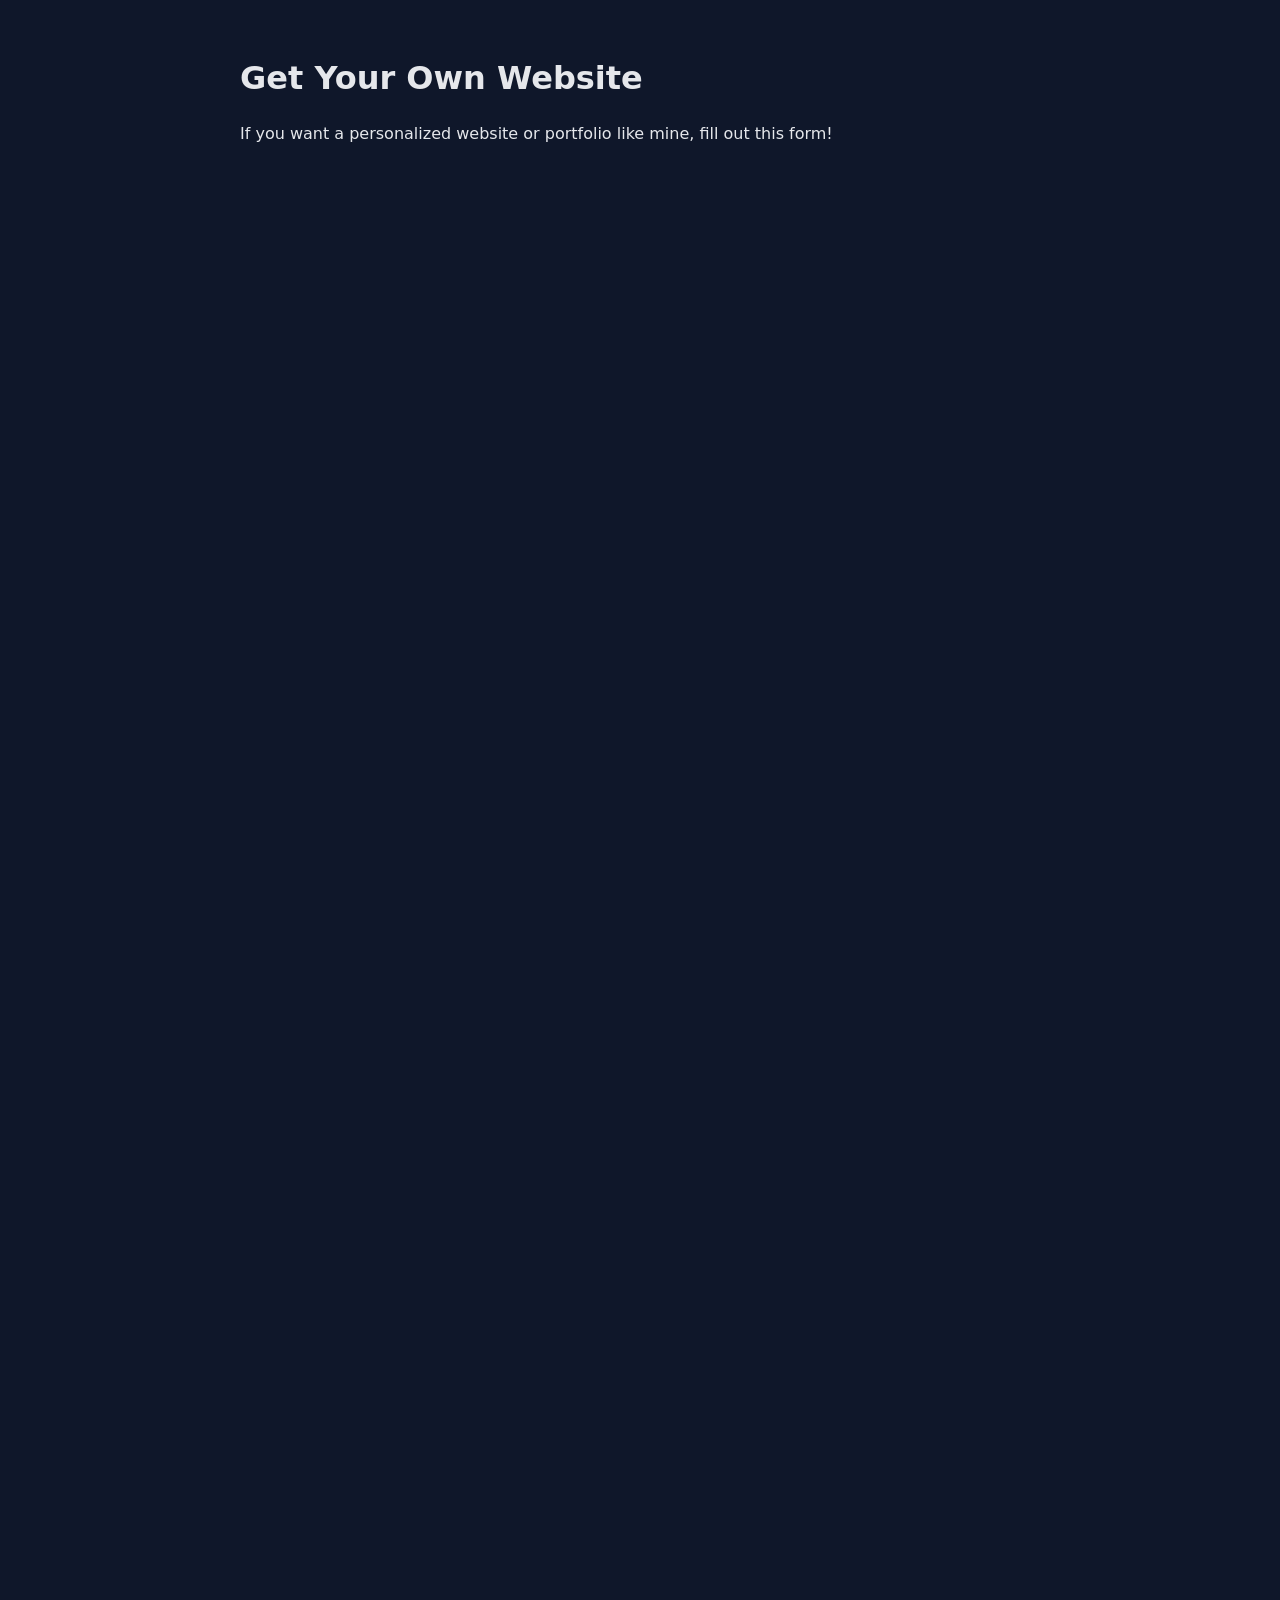
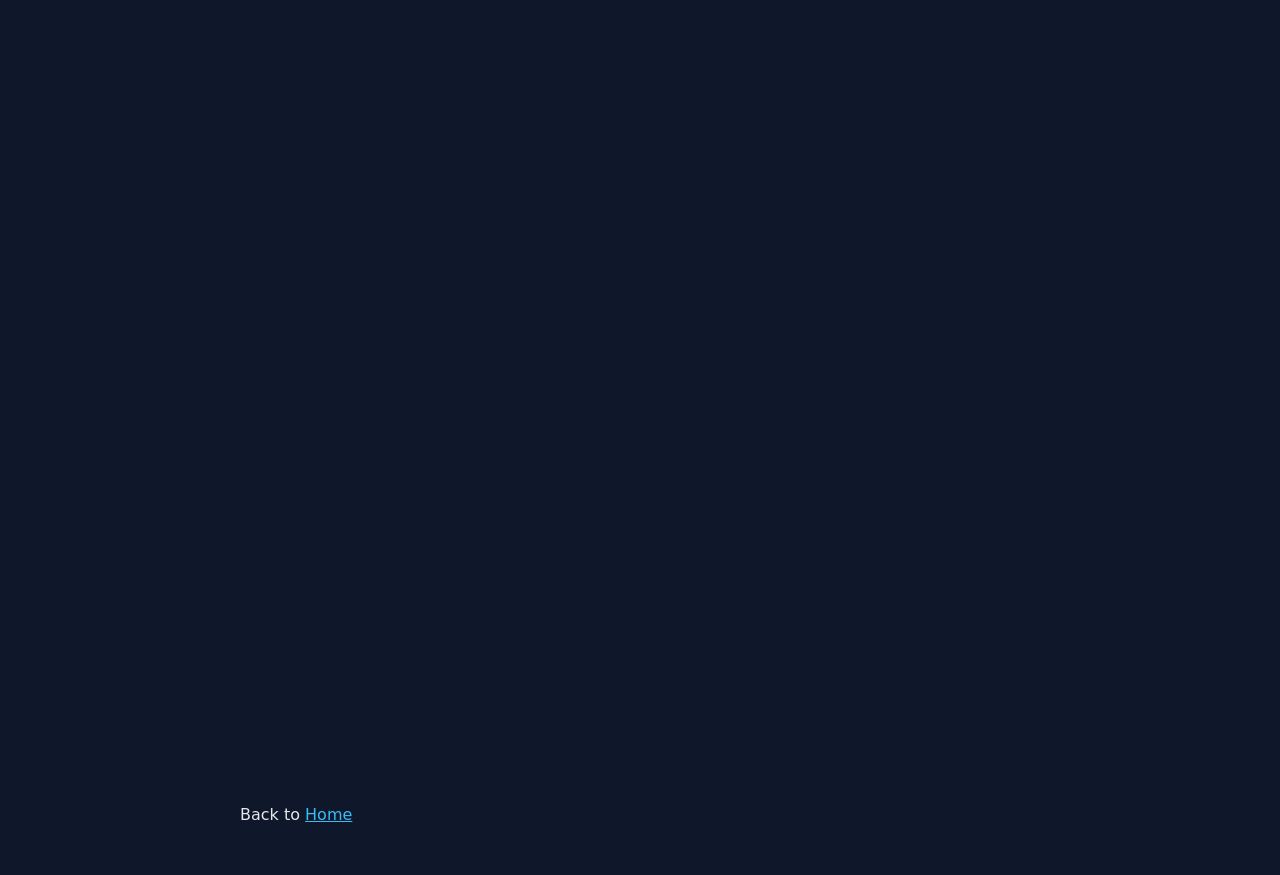
<file: website-request.html>
<!DOCTYPE html>
<html lang="en">
<head>
<meta charset="UTF-8" />
<title>Get Your Own Website | Phuong Tran</title>
<meta name="viewport" content="width=device-width, initial-scale=1" />
<style>
body {background:#0f172a;color:#e5e7eb;font-family:system-ui;line-height:1.6;margin:0;padding:2rem;}
.container{max-width:800px;margin:auto;}
h1{font-size:2rem;margin-bottom:1rem;}
label{display:block;margin-top:1rem;font-size:0.9rem;}
input,select,textarea{width:100%;padding:0.6rem;border-radius:10px;border:1px solid #334155;background:#1e293b;color:white;margin-top:0.3rem;}
button{margin-top:1.5rem;padding:0.7rem 1.5rem;border-radius:999px;border:none;background:#38bdf8;color:#0f172a;font-weight:600;cursor:pointer;}
a{color:#38bdf8;}
</style>
</head>
<body>
<div class="container">
<h1>Get Your Own Website</h1>
<p>If you want a personalized website or portfolio like mine, fill out this form!</p>

<!-- GOOGLE FORM EMBED -->
<iframe src="https://docs.google.com/forms/d/e/1FAIpQLSdlZrhVDjRuqvfZaVyfmXZ3TkMkkgAixMx5OD3b2VWP_27bwg/viewform?embedded=true"
width="100%" height="3800" frameborder="0" marginheight="0" marginwidth="0">
Loading…
</iframe>


<p style="margin-top:2rem;">Back to <a href="index.html">Home</a></p>
</div>
</body>
</html>
</file>
